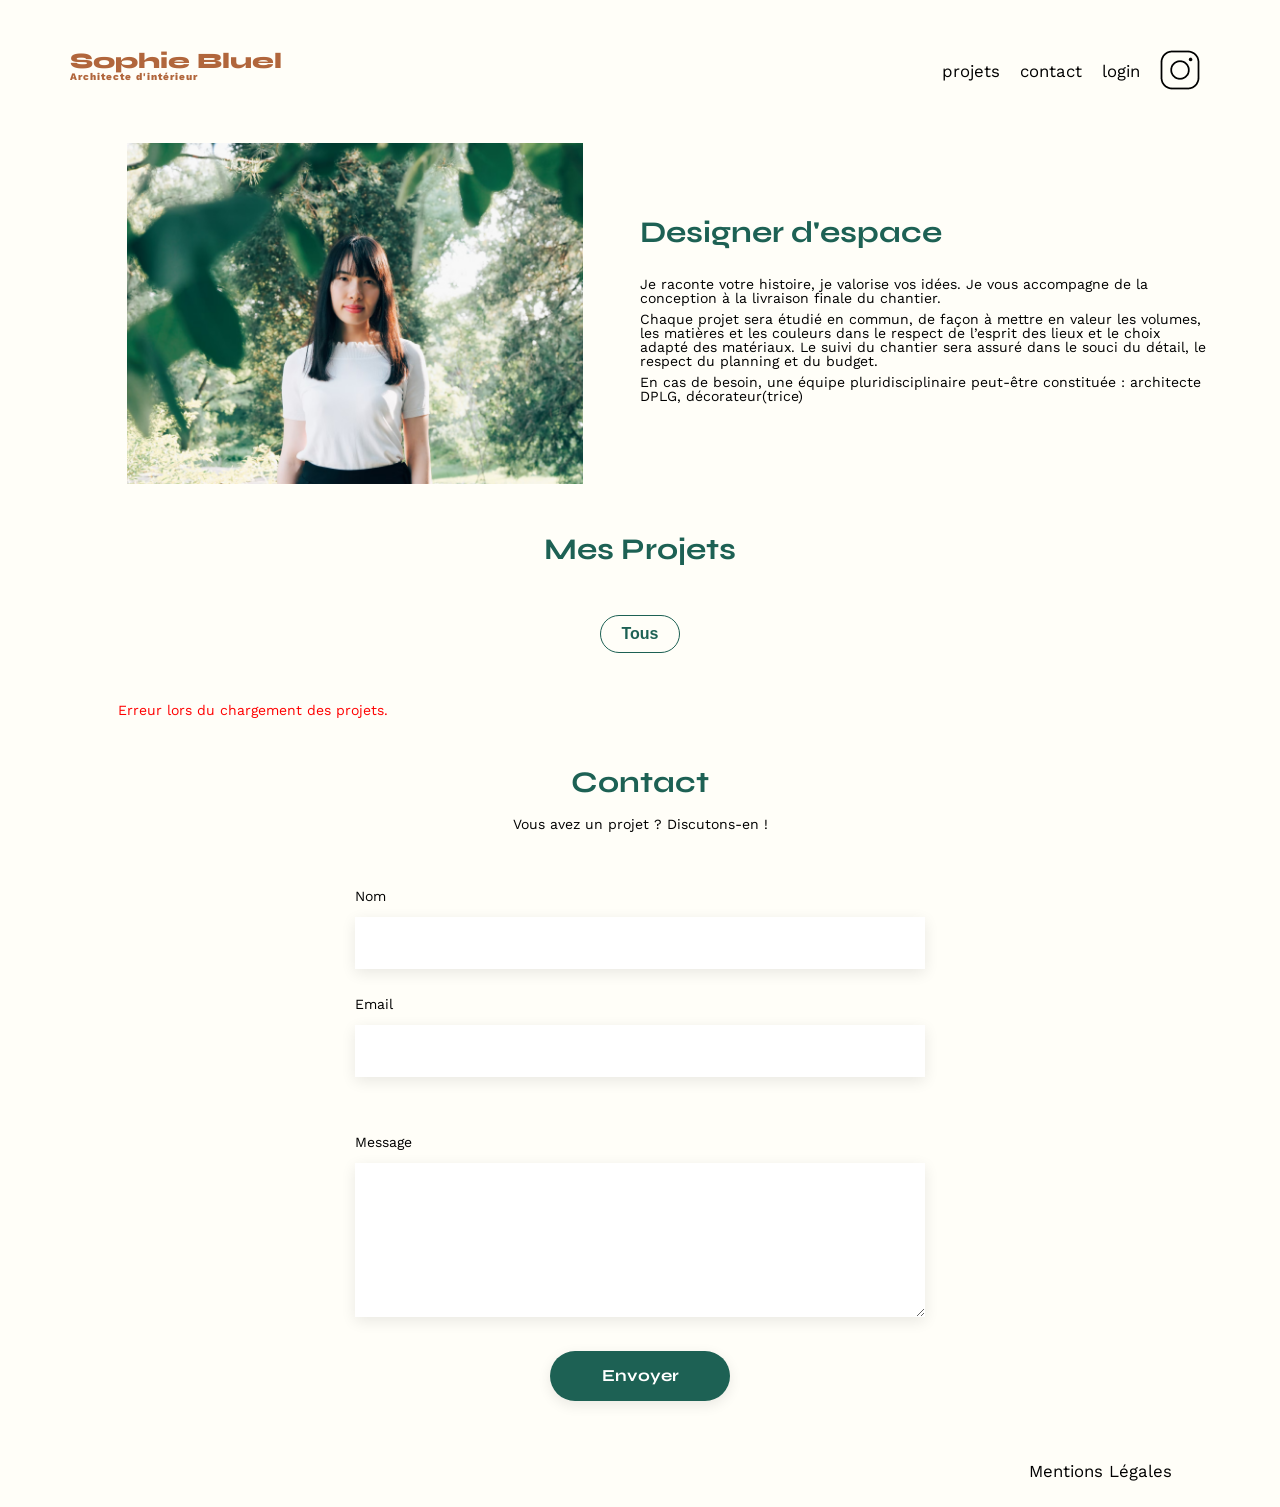
<file: FrontEnd/index.html>
<!DOCTYPE html>
<html lang="fr">
<head>
	<meta charset="UTF-8">
	<title>Sophie Bluel - Architecte d'intérieur</title>
	<meta name="viewport" content="width=device-width, initial-scale=1.0">
	<link rel="preconnect" href="https://fonts.googleapis.com">
	<link rel="preconnect" href="https://fonts.gstatic.com" crossorigin>
	<link href="https://fonts.googleapis.com/css2?family=Syne:wght@700;800&family=Work+Sans&display=swap" rel="stylesheet">
	<meta name="description" content="">
	<link rel="stylesheet" href="./assets/style.css">
</head>
<body>
<header>
	<h1>Sophie Bluel <span>Architecte d'intérieur</span></h1>
	<nav>
		<ul>
			<li>projets</li>
			<li>contact</li>
			<li id="conexion">login</li>
			<li><img src="./assets/icons/instagram.png" alt="Instagram"></li>
		</ul>
	</nav>
</header>
<main>
	<section id="introduction">
		<figure>
			<img src="./assets/images/sophie-bluel.png" alt="">
		</figure>
		<article>
			<h2>Designer d'espace</h2>
			<p>Je raconte votre histoire, je valorise vos idées. Je vous accompagne de la conception à la livraison finale du chantier.</p>
			<p>Chaque projet sera étudié en commun, de façon à mettre en valeur les volumes, les matières et les couleurs dans le respect de l’esprit des lieux et le choix adapté des matériaux. Le suivi du chantier sera assuré dans le souci du détail, le respect du planning et du budget.</p>
			<p>En cas de besoin, une équipe pluridisciplinaire peut-être constituée : architecte DPLG, décorateur(trice)</p>
		</article>
	</section>
	<section id="portfolio">
			<h2>Mes Projets</h2>
		<div class="filters">
		</div>
		<div class="gallery">
		</div>
	</section>
	<section id="contact">
		<h2>Contact</h2>
		<p>Vous avez un projet ? Discutons-en !</p>
		<form action="#" method="post">
			<label for="name">Nom</label>
			<input type="text" name="name" id="name">
			<label for="email">Email</label>
			<input type="email" name="email" id="email">
			<label for="message">Message</label>
			<textarea name="message" id="message" cols="30" rows="10"></textarea>
			<input type="submit" value="Envoyer">
		</form>
	</section>
</main>

<footer>
	<nav>
		<ul>
			<li>Mentions Légales</li>
		</ul>
	</nav>
</footer>

<dialog id="modal">
	<div class="modal__container">
		<button class="modal__close-btn" id="modalCloseBtn">x</button>
			
			<div class="modal__page" id="modalPageGallery">
				<h2 class="modal__title">Galerie photo</h2>
				<ul class="modal__gallery" id="modalGallery">
				</ul>
				<hr class="modal__separator">
				<button class="modal__add-btn" id="modalAddBtn">Ajouter une photo</button>
			</div>

			<div class="modal__page modal__page--hidden" id="modalPageForm">
				<button class="modal__back-btn" id="modalBackBtn">
    				<img src="assets/icons/backBtn.png" alt="retour">
				</button>
				<h2 class="modal__title">Ajout photo</h2>
				<form id="modalForm">
  					
					<!-- Zone d'upload de l'image -->
  					<div class="modal__upload" id="modalUploadArea">
    				<label for="photoInput" class="modal__upload-label">
      					<img src="assets/icons/imageForm.png" alt="icone image">
      					<span>+ Ajouter photo</span>
      					<span class="modal__upload-hint">jpg, png : 4mo max</span>
    				</label>
    				<input 
      					type="file" 
      					id="photoInput" 
      					name="image" 
      					accept="image/jpeg, image/png"
      					class="modal__upload-input">
  					</div>

 					<!-- Titre -->
  					<label for="photoTitle">Titre</label>
  					<input type="text" id="photoTitle" name="title">

  					<!-- Catégorie -->
  					<label for="photoCategory">Catégorie</label>
  					<select id="photoCategory" name="category">
  					</select>
					<hr class="modal__separator">
					<p id="formError" class="modal__form-error"></p>
  					<!-- Bouton valider -->
					<button type="submit" id="modalSubmitBtn" class="modal__submit-btn">Valider</button>
    		
				</form>
			</div>
	</div>
</dialog>

<script src="./assets/script.js"></script>
</body>
</html>
</file>
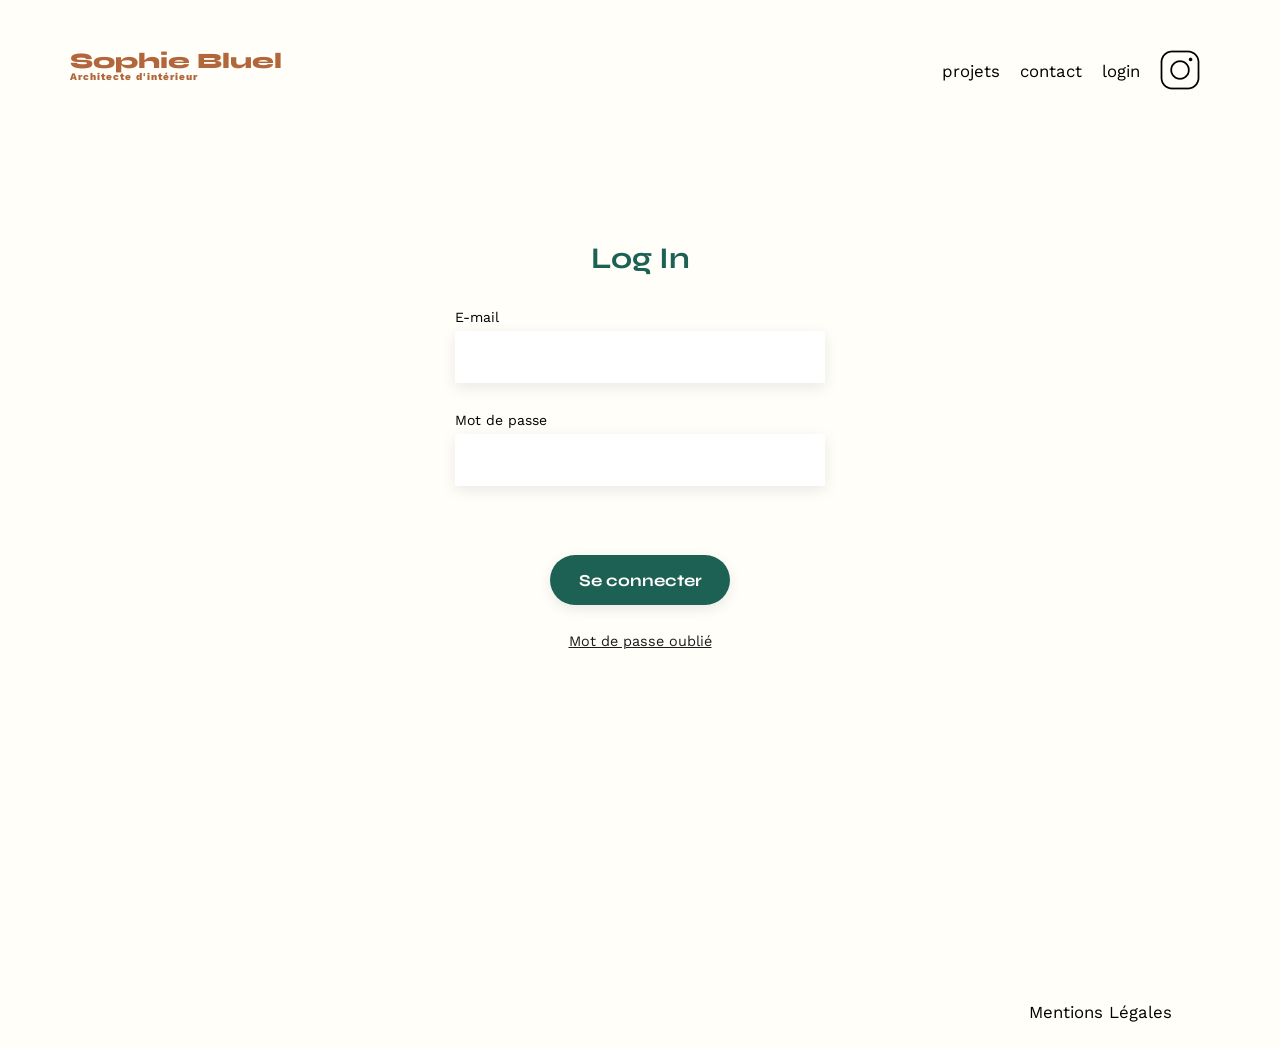
<file: FrontEnd/page/login.html>
<!DOCTYPE html>
<html lang="fr">
<head>
	<meta charset="UTF-8">
	<title>Sophie Bluel - Architecte d'intérieur</title>
	<meta name="viewport" content="width=device-width, initial-scale=1.0">
	<link rel="preconnect" href="https://fonts.googleapis.com">
	<link rel="preconnect" href="https://fonts.gstatic.com" crossorigin>
	<link href="https://fonts.googleapis.com/css2?family=Syne:wght@700;800&family=Work+Sans&display=swap" rel="stylesheet">
	<meta name="description" content="">
	<link rel="stylesheet" href="../assets/style.css">
</head>

<body>
    <header>
		<h1>
    		<a href="../index.html">Sophie Bluel <span>Architecte d'intérieur</span></a>
		</h1>
	    
	    <nav>
		    <ul>
			    <li>projets</li>
			    <li>contact</li>
			    <li>login</li>
			    <li><img src="../assets/icons/instagram.png" alt="Instagram"></li>
		    </ul>
	    </nav>
    </header>

    <main>
		<section id="logIn">
			<h2>Log In</h2>
			<form action="#" method="post" class="logIn__username">
				<label for="email">E-mail</label>
				<input type="email" name="email" id="email">
				<label for="password">Mot de passe</label>
				<input type="password" name="password" id="password">
				<p class="logIn__error"></p>
				<input type="submit" value="Se connecter" id="send">
			</form>
				<button class="logIn__forgotPassword">Mot de passe oublié</button>
			
		</section>
    </main>

    <footer>
	    <nav>
		    <ul>
			    <li>Mentions Légales</li>
		    </ul>
	    </nav>
    </footer>
	<script type="module" src="../assets/login.js"></script>
</body>
</html>
</file>
<file: FrontEnd/assets/style.css>
/* http://meyerweb.com/eric/tools/css/reset/
   v2.0 | 20110126
   License: none (public domain)
*/

html, body, div, span, applet, object, iframe,
h1, h2, h3, h4, h5, h6, p, blockquote, pre,
a, abbr, acronym, address, big, cite, code,
del, dfn, em, img, ins, kbd, q, s, samp,
small, strike, strong, sub, sup, tt, var,
b, u, i, center,
dl, dt, dd, ol, ul, li,
fieldset, form, label, legend,
table, caption, tbody, tfoot, thead, tr, th, td,
article, aside, canvas, details, embed,
figure, figcaption, footer, header, hgroup,
menu, nav, output, ruby, section, summary,
time, mark, audio, video {
	margin: 0;
	padding: 0;
	border: 0;
	font-size: 100%;
	font: inherit;
	vertical-align: baseline;
}
/* HTML5 display-role reset for older browsers */
article, aside, details, figcaption, figure,
footer, header, hgroup, menu, nav, section {
	display: block;
}
body {
	line-height: 1;
}
ol, ul {
	list-style: none;
}
blockquote, q {
	quotes: none;
}
blockquote:before, blockquote:after,
q:before, q:after {
	content: '';
	content: none;
}
table {
	border-collapse: collapse;
	border-spacing: 0;
}
/** end reset css**/
body {
	max-width: 1140px;
	margin:auto;
	font-family: 'Work Sans' ;
	font-size: 14px;
	background-color: #FFFEF8;
}
header {
	display: flex;
	justify-content: space-between;
	margin: 50px 0
}
section {
	margin: 50px 0
}

h1{
	display: flex;
	flex-direction: column;
	font-family: 'Syne';
	font-size: 22px;
	font-weight: 800;
	color: #B1663C
}

h1 > span {
	font-family: 'Work Sans';
	font-size:10px;
	letter-spacing: 0.1em;
;
}

h2{
	font-family: 'Syne';
	font-weight: 700;
	font-size: 30px;
	color: #1D6154
}
nav ul {
	display: flex;
	align-items: center;
	list-style-type: none;

}
nav li {
	padding: 0 10px;
	font-size: 1.2em;
}

li:hover {
	color: #B1663C;
}
#introduction {
	display: flex;
	align-items: center;
}
#introduction figure {
	flex: 1
}
#introduction img {
	display: block;
	margin: auto;
	width: 80%;
}

#introduction article {
	flex: 1
}
#introduction h2 {
	margin-bottom: 1em;
}

#introduction p {
	margin-bottom: 0.5em;
}
#portfolio h2 {
	text-align: center;
	margin-bottom: 1em;
}
.gallery {
	width: 100%;
	display: grid;
	grid-template-columns: 1fr 1fr 1fr;
	grid-column-gap: 20px;
	grid-row-gap: 20px;
}

.gallery img {
	width: 100%;

}
#contact {
	width: 50%;
	margin: auto;
}
#contact > * {
	text-align: center;

}
#contact h2{
	margin-bottom: 20px;
}
#contact form {
	text-align: left;
	margin-top:30px;
	display: flex;
	flex-direction: column;
}

#contact input {
	height: 50px;
	font-size: 1.2em;
	border: none;
	box-shadow: 0px 4px 14px rgba(0, 0, 0, 0.09);
}
#contact label {
	margin: 2em 0 1em 0;
}
#contact textarea {
	border: none;
	box-shadow: 0px 4px 14px rgba(0, 0, 0, 0.09);
}

input[type="submit"]{
	font-family: 'Syne';
	font-weight: 700;
	color: white;
	background-color: #1D6154;
	margin : 2em auto ;
	width: 180px;
	text-align: center;
	border-radius: 60px ;
}

footer nav ul {
	display: flex;
	justify-content: flex-end;
	margin: 2em
}

/* ajout nouveau code */

.filters {
    display: flex;
    justify-content: center;
    gap: 10px;
    margin-top: 51px;
    margin-bottom: 50px;
}

.filters__btn {
    border-radius: 60px;
	border: 1px solid #1D6154;
    background-color: #FFFEF8;
    font-weight: 700;
    font-size: 16px;
    color: #1D6154;
    padding: 9px 20px;
	cursor: pointer;
}

.filters__btn:hover {
	background-color: #1D6154;
	color: white;
}
#logIn {
	margin: 150px auto 355px;
	width: 50%;
}
#logIn h2 {
	text-align: center;
	padding-bottom: 37px;
}
#logIn form {
	display: flex;
	flex-direction: column;
	max-width: 370px;
	margin: 0 auto;
}
#logIn label {
    padding-bottom: 7px;
}
#logIn input {
	height: 50px;
	font-size: 1.2em;
	border: none;
	box-shadow: 0px 4px 14px rgba(0, 0, 0, 0.09);
}
input#email {
    margin-bottom: 30px;
}
input#send {
    margin: 37px auto 28px;
	cursor: pointer;
}
.logIn__forgotPassword {
    display: block;
    margin: 0 auto;
    background: none;
    border: none;
    font-family: 'Work Sans';
    font-size: 0.9rem;
    text-decoration: underline;
    cursor: pointer;
    text-align: center;
    padding: 0;
    color: #1b1b1b;
}
h1 a {
	display: flex;
	flex-direction: column;
	font-family: 'Syne';
	font-size: 22px;
	font-weight: 800;
	color: #B1663C;
    text-decoration: none;
    color: inherit;
}
h1 span {
	font-family: 'Work Sans';
	font-size:10px;
	letter-spacing: 0.1em;
}
.logIn__error {
    color: #c0392b;
    font-size: 0.85rem;
    text-align: center;
    min-height: 1.2em;
	padding-top: 1.2em;
}
#conexion {
	cursor: pointer;
}
.editionMode {
    display: flex;
    justify-content: center;
    align-items: center;
    gap: 11px;
    height: 59px;
    color: white;
    background-color: black;
}
.editionMode + header {
    margin-top: 38px;
}
#editBtn {
    display: flex;
    align-items: center;
    justify-content: center;
    gap: 31px;
    padding-bottom: 92px;
}

#editBtn h2 {
    margin: 0;
}
#editBtn div {
    display: flex;
    align-items: center;
    gap: 10px;
}
#editBtn button {
    background: none;
    border: none;
    cursor: pointer;
    font-family: 'Work Sans';
    font-size: 1rem;
}


dialog {
    border: none;
    padding: 0;
    border-radius: 12px;
    width: 630px;
    max-width: 90vw;
}

dialog::backdrop {
    background-color: rgba(0, 0, 0, 0.5);
}

.modal__page {
    width: 100%;
    display: flex;
    flex-direction: column;
    align-items: center;
}

.modal__page--hidden {
    display: none;
}

.modal__container {
    position: relative;
    padding: 60px 105px 55px;
    display: flex;
    flex-direction: column;
    align-items: center;
    gap: 24px;
}


.modal__close-btn {
    position: absolute;
    top: 20px;
    right: 20px;
    background: none;
    border: none;
    cursor: pointer;
    font-size: 20px;
}


.modal__back-btn {
    position: absolute;
    top: 20px;
    left: 20px;
    background: none;
    border: none;
    cursor: pointer;
    font-size: 20px;
}

.modal__title {
    font-size: 26px;
    font-weight: 700;
    text-align: center;
    padding-bottom: 36px;
}

.modal__separator {
    width: 100%;
    border: none;
    border-top: 1px solid #e0e0e0;
    margin: 0;
    margin-bottom: 34px;
}

.modal__gallery {
    display: grid;
    grid-template-columns: repeat(5, 1fr);
    gap: 8px;
    width: 100%;
    padding-bottom: 65px;
}

.modal__add-btn {
    background-color: #1d6154;
    color: white;
    border: none;
    border-radius: 50px;
    padding: 12px 48px;
    font-size: 16px;
    cursor: pointer;
    width: 100%;
    max-width: 320px;
}

#modalForm {
    width: 100%;
    display: flex;
    flex-direction: column;
}


.modal__upload {
    background-color: #e8f1f6;
    border-radius: 8px;
    display: flex;
    flex-direction: column;
    align-items: center;
    min-height: 170px;
    justify-content: center;
    margin-bottom: 56px;
}

.modal__upload-label {
    display: flex;
    flex-direction: column;
    align-items: center;
    gap: 12px;
    cursor: pointer;
    width: 100%;
}

.modal__upload-label img {
    width: 60px;
    opacity: 0.5;
}

.modal__upload-label span:first-of-type {
    background-color: #b3c6cf;
    color: #3d5a6b;
    padding: 10px 24px;
    border-radius: 50px;
    font-size: 14px;
}

.modal__upload-hint {
    font-size: 12px;
    color: #6b8a99;
}

.modal__upload-input {
    display: none;
}

#modalForm > label {
    font-weight: 700;
    font-size: 15px;
    padding-bottom: 10px;
}

#modalForm input[type="text"],
#modalForm select {
    width: 100%;
    padding: 14px 16px;
    border: none;
    border-radius: 6px;
    box-shadow: 0 2px 10px rgba(0, 0, 0, 0.12);
    font-size: 15px;
    box-sizing: border-box;
    margin-bottom: 47px;
}

.modal__submit-btn {
    width: 100%;
    max-width: 320px;
    padding: 14px;
    background-color: #a0a0a0;
    color: white;
    border: none;
    border-radius: 50px;
    font-size: 16px;
    cursor: pointer;
    align-self: center;
    margin-bottom: 55px;
}

.modal__submit-btn--active {
    background-color: #1d6154;
}
#modalPageForm {
    width: 100%;
}
#modalPageGallery {
    width: 100%;
}

.modal__gallery-item {
    position: relative;
    list-style: none;
}

.modal__gallery-img {
    width: 76px;
}

.modal__gallery-delete {
    position: absolute;
    top: 5px;
    right: 5px;
    background-color: black;
    border-radius: 5px;
    align-items: center;
    border: none;
    width: 17px;
    height: 17px;
    cursor: pointer;
}
.modal__gallery-delete img {
    position: absolute;
    top: 0;
    right: 0;
    width: 9px;
    padding: 3px 4px;
}
.modal__upload-label--hidden {
    display: none;
}

.modal__preview-img {
    width: 50%;
    object-fit: contain;
}
#formError {
    color: red;
    padding-bottom: 20px;
    text-align: center;
}
.modal__submit-btn--active { 
    background-color: #1d6154;
}
.hidden {
    display: none;
}
.error-message {
    color: red;
    text-align: center;
}
</file>
